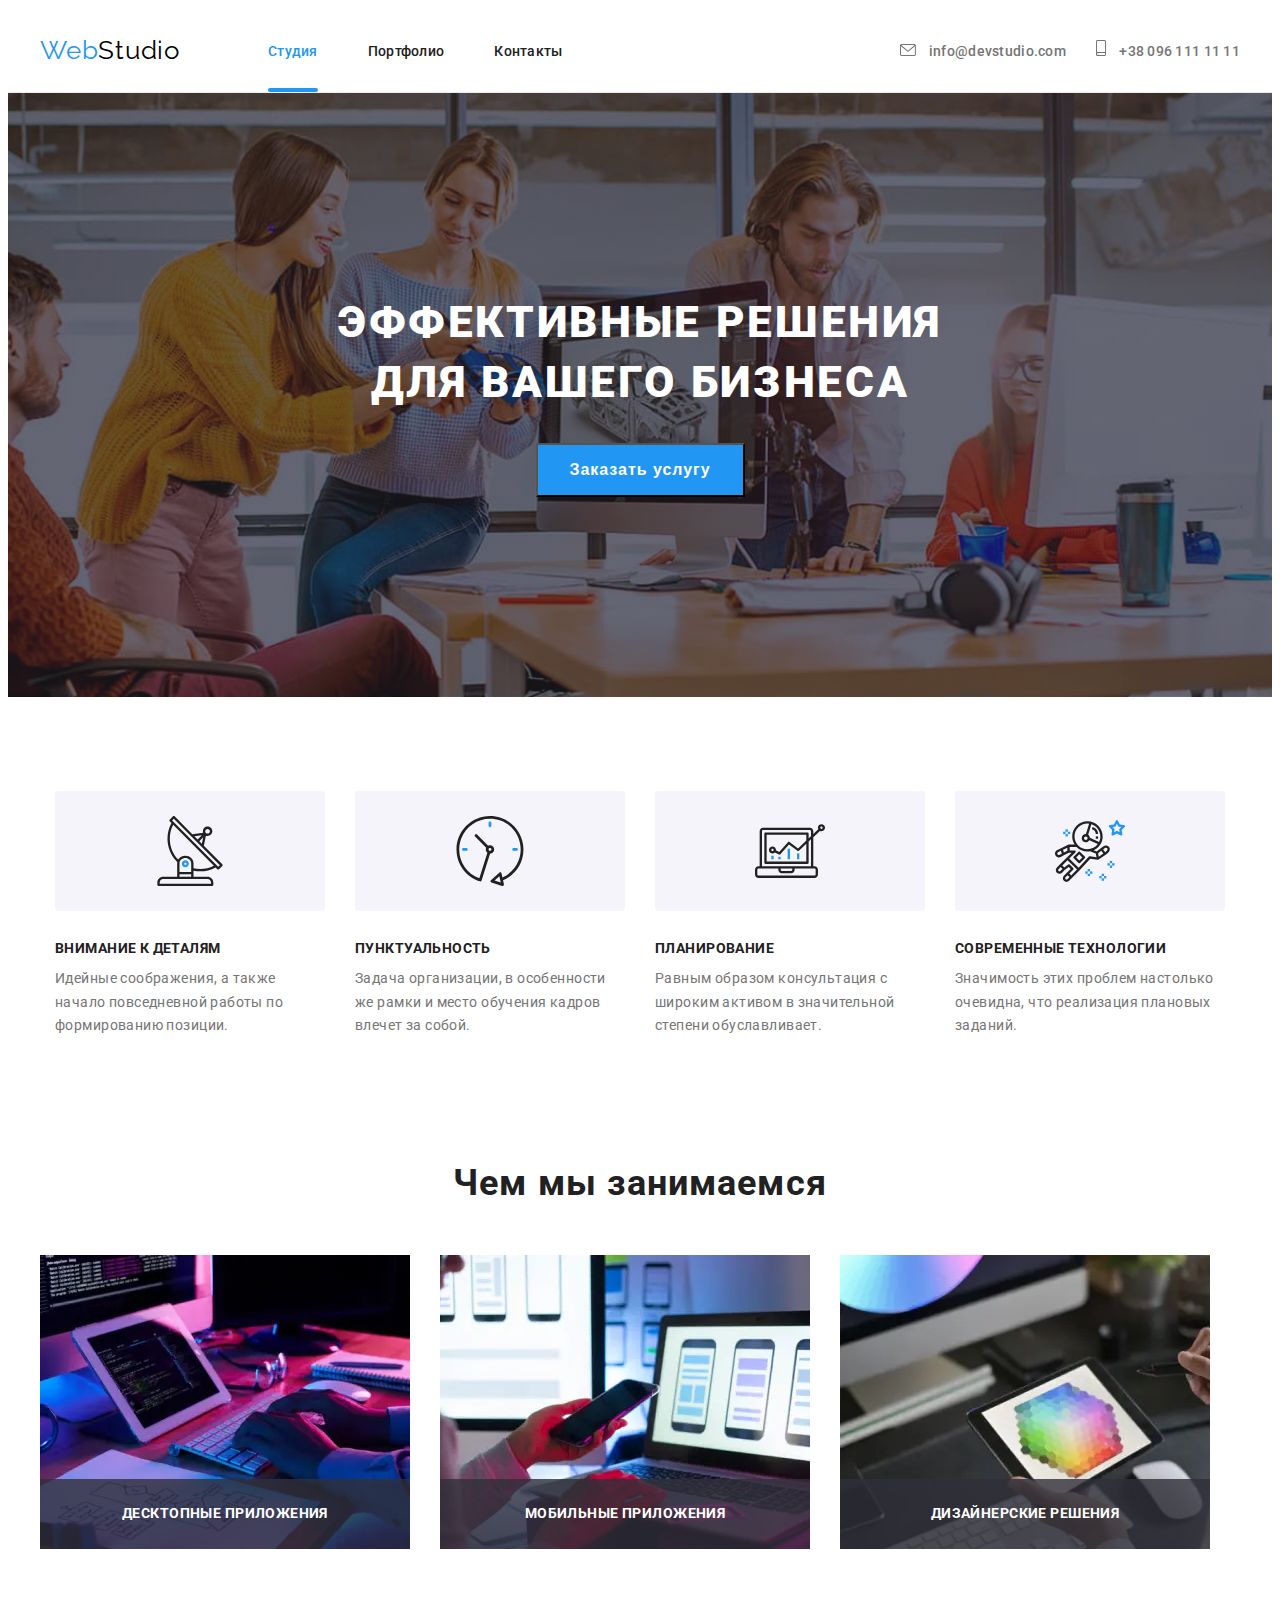
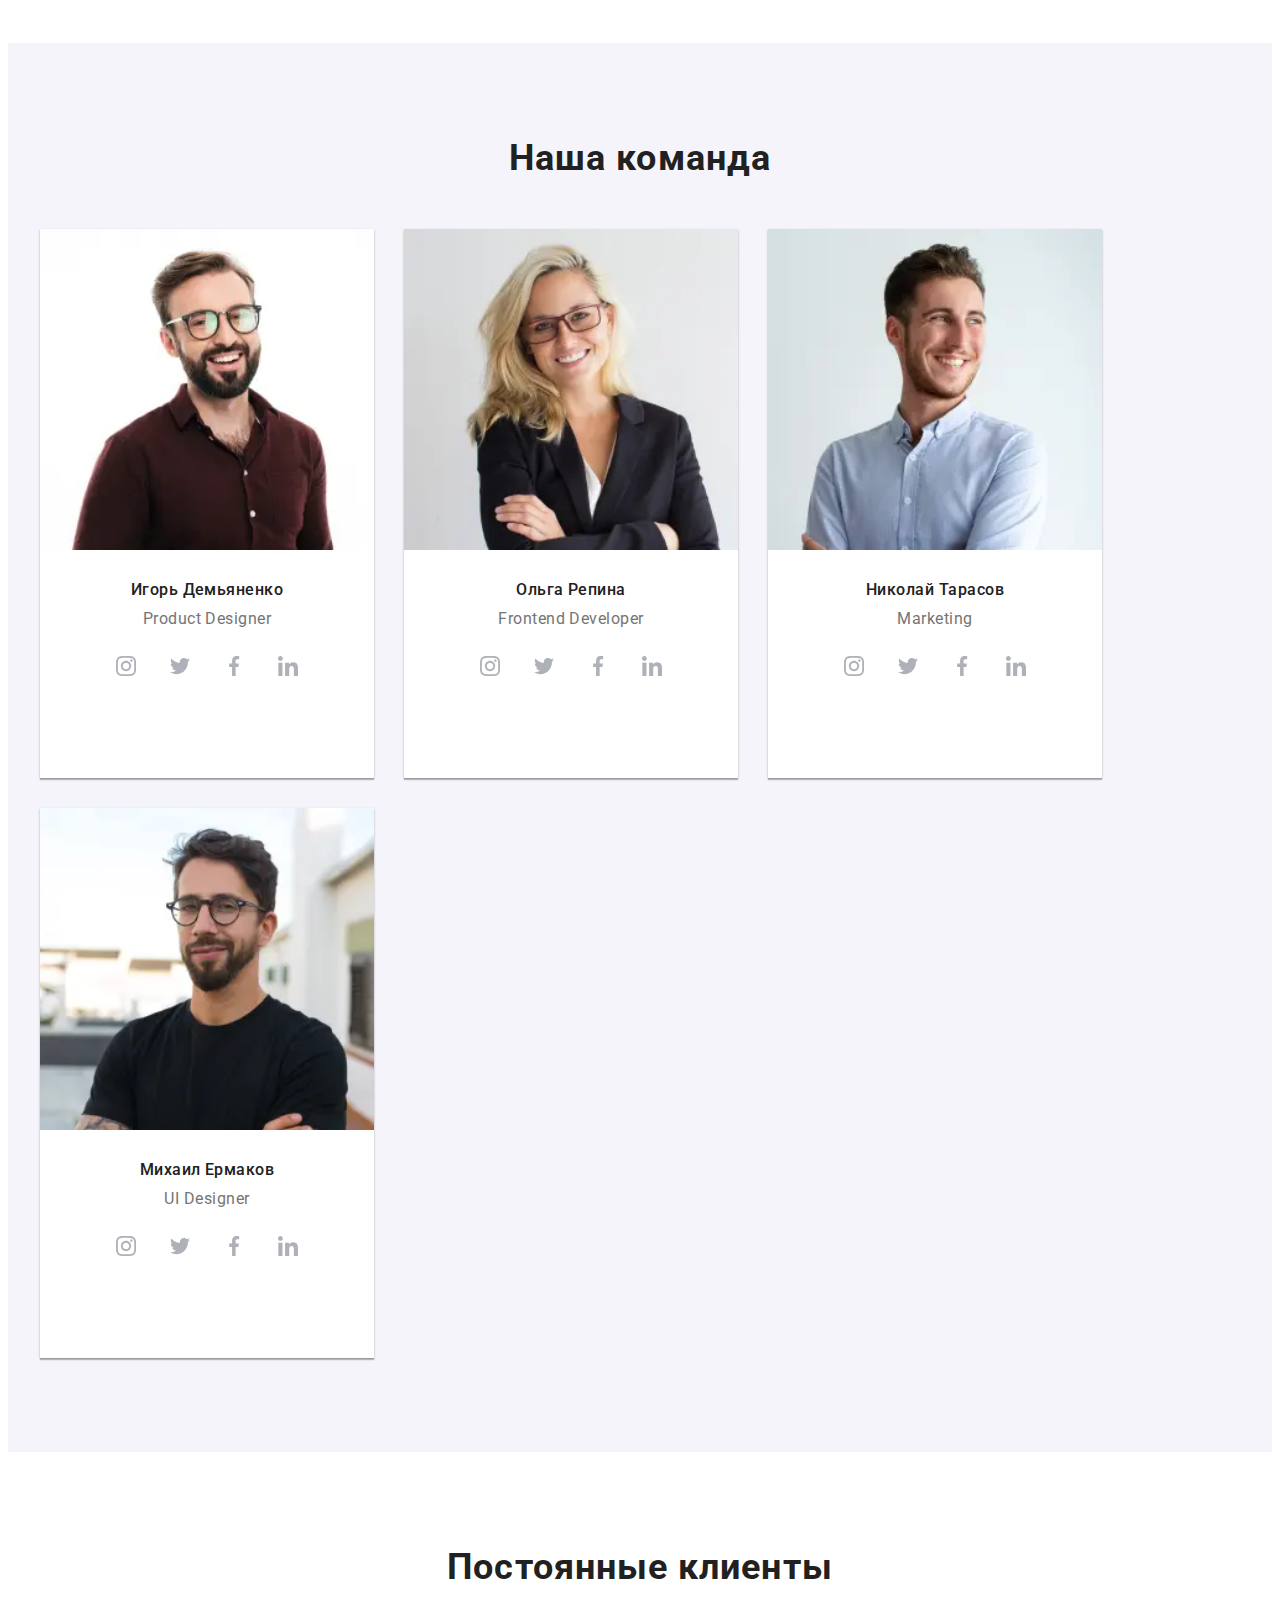
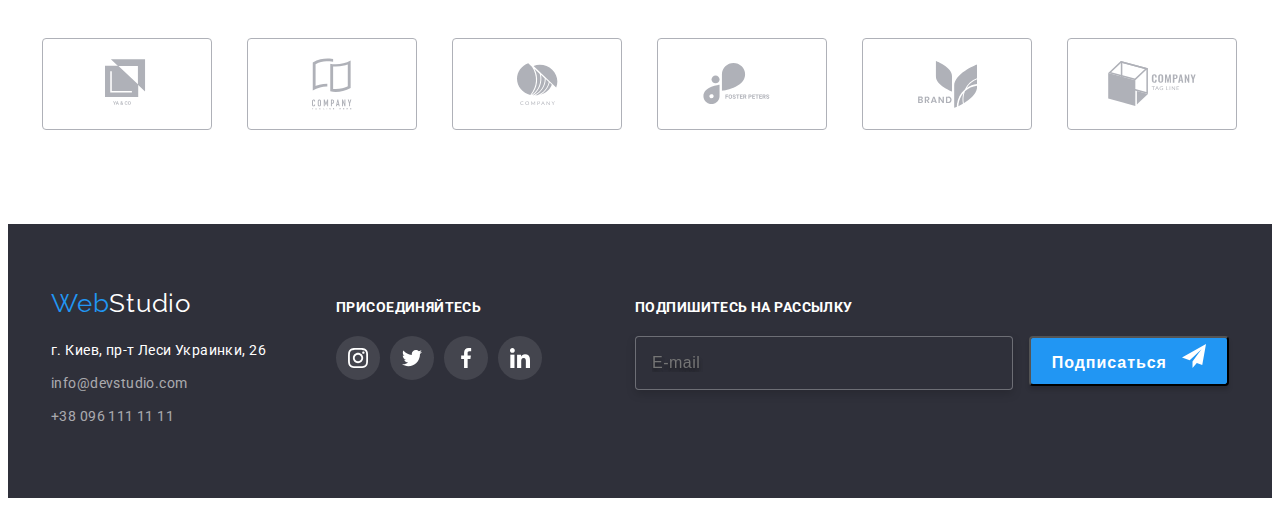
<file: index.html>
<!DOCTYPE html>
<html lang="ru">
  <head>
    <meta charset="UTF-8" />
    <meta name="viewport" content="width=device-width, initial-scale=1.0" />
    <title>Веб студия</title>
    <link rel="preconnect" href="https://fonts.gstatic.com" />
    <link
      href="https://fonts.googleapis.com/css2?family=Raleway:wght@700&family=Roboto:wght@400;500;700;900&display=swap"
      rel="stylesheet"
    />
    <link
      rel="stylesheet"
      href="https://cdnjs.cloudflare.com/ajax/libs/modern-normalize/1.0.0/modern-normalize.min.css"
      integrity="sha512-ISS7cAi1PEhQ8jnbJpJZMd29NlhNj4AWYyLOSp2CE/CsHxTCu+r+t0D2yoJudVrd0/8fTVPUVDzY5Tvli75u/g=="
      crossorigin="anonymous"
    />
    <link
      rel="stylesheet"
      href="https://cdnjs.cloudflare.com/ajax/libs/animate.css/4.1.1/animate.min.css"
    />
    <link rel="stylesheet" href="./css/main.min.css" />
  </head>

  <body>
    <header class="header">
      <div class="container">
        <nav class="nav">
          <a class="logo link" href="./index.html"
            >Web<span class="logo__theme-light">Studio</span></a
          >
          <ul class="list menu">
            <li class="menu__item">
              <a class="menu__link link current" href="">Студия</a>
            </li>
            <li class="menu__item">
              <a class="menu__link link" href="./portfolio.html"
                >Портфолио</a
              >
            </li>
            <li class="menu__item">
              <a class="menu__link link" href="">Контакты</a>
            </li>
          </ul>
        </nav>
        
        <ul class="list contact">
          <li class="contact__item">
            <a class="contact__link link" href="mailto:info@devstudio.com">
              <svg class="img-email" width="14" height="10">
                <use href="./images/icons.svg#envelope"></use>
              </svg>
              info@devstudio.com
            </a>
          </li>
          <li class="contact__item">
            <a class="contact__link link" href="tel:+380961111111"
              ><svg class="img-tel" width="10" height="14">
                <use href="./images/icons.svg#smartphone"></use>
              </svg>
              +38 096 111 11 11
            </a>
          </li>
        </ul>
        <button type="button" class="burger__btn" data-menu-button>
          <svg class="img-burger" width="24" height="16">
            <use href="./images/icons.svg#burger"></use>
          </svg>
        </button>
      </div>
      <div class="burger-menu" data-menu>
        <button type="button" class="burger-menu__btn" data-menu-close>
          <svg class="burger-menu__close" width="19" height="19">
            <use href="./images/icons.svg#burger-close"></use>
          </svg>
        </button>
        <ul class="burger-menu__list list">
          <li class="burger-menu__item">
            <a class="burger-menu__link link current" href="./index.html">Студия</a>
          </li>
          <li class="burger-menu__item">
            <a class="burger-menu__link link" href="./portfolio.html"
              >Портфолио</a
            >
          </li>
          <li class="burger-menu__item">
            <a class="burger-menu__link link" href="">Контакты</a>
          </li>
        </ul>
        <ul class="burger-menu__contact-list list">
          <li class="burger-menu__item">
            <a class="burger-menu__tel link" href="tel:+380961111111"
              > +38 096 111 11 11
            </a>
          </li>
          <li class="burger-menu__item">
            <a class="burger-menu__email link" href="mailto:info@devstudio.com">
              info@devstudio.com
            </a>
          </li>
        </ul>
        <ul class="burger-menu__social-list list">
          <li class="burger-menu__social-item">
            <a href="" class="burger-menu__social-link link">Instagram
            </a>
            <span class="pipe">|</span>
          </li>
          <li class="burger-menu__social-item">
            <a href="" class="burger-menu__social-link link">Twitter
            </a>
            <span class="pipe">|</span>
          </li>
          <li class="burger-menu__social-item">
            <a href="" class="burger-menu__social-link link">Facebook
            </a>
            <span class="pipe">|</span>
          </li>
          <li class="burger-menu__social-item">
            <a href="" class="burger-menu__social-link link">LinkedIn
            </a>
          </li>
        </ul>   
      </div>
    </header>

    <main>
      <!-- HERO -->
      <section class="hero">
        <div class="container">
          <h1 class="hero__title">Эффективные решения для вашего бизнеса</h1>
          <button type="button" class="btn" data-modal-open>
            Заказать услугу
          </button>
        </div>
      </section>

      <!-- Why Choose Us? -->
      <section class="feature">
        <div class="container">
          <h2 class="no-title visually-hidden">Почему выбирают нас</h2>
          <ul class="list feature__list">
            <li class="feature__item">
              <div class="feature__item-img">
                <svg class="img-antenna" width="70" height="70">
                  <use href="./images/icons.svg#antenna"></use>
                </svg>
              </div>

              <h3 class="feature__title">Внимание к деталям</h3>
              <p class="feature__desc">
                Идейные соображения, а также начало повседневной работы по
                формированию позиции.
              </p>
            </li>
            <li class="feature__item">
              <div class="feature__item-img">
                <svg class="img-clock" width="70" height="70">
                  <use href="./images/icons.svg#clock"></use>
                </svg>
              </div>

              <h3 class="feature__title">Пунктуальность</h3>
              <p class="feature__desc">
                Задача организации, в особенности же рамки и место обучения
                кадров влечет за собой.
              </p>
            </li>
            <li class="feature__item">
              <div class="feature__item-img">
                <svg class="img-diagram" width="70" height="70">
                  <use href="./images/icons.svg#diagram"></use>
                </svg>
              </div>

              <h3 class="feature__title">Планирование</h3>
              <p class="feature__desc">
                Равным образом консультация с широким активом в значительной
                степени обуславливает.
              </p>
            </li>
            <li class="feature__item">
              <div class="feature__item-img">
                <svg class="img-astronaut" width="70" height="70">
                  <use href="./images/icons.svg#astronaut"></use>
                </svg>
              </div>

              <h3 class="feature__title">Современные технологии</h3>
              <p class="feature__desc">
                Значимость этих проблем настолько очевидна, что реализация
                плановых заданий.
              </p>
            </li>
          </ul>
        </div>
      </section>

      <!-- Services -->
      <section class="service">
        <div class="container">
          <h2 class="title">Чем мы занимаемся</h2>
          <ul class="list service__list">
            <li class="service__item">
              <picture class="picture">
                <source srcset="./images/Desktop/Service/service1.webp 1x, ./images/Desktop/Service/service1@2x.webp 2x" type="image/webp">
              <img 
                src="./images/Desktop/Service/service1.jpeg"
                alt="Разработчик верстает сайт"
              />
            </picture>
              <p class="service__overlay">Десктопные приложения</p>
            </li>
            <li class="service__item">
              <picture class="picture">
                <source srcset="./images/Desktop/Service/service2.webp 1x, ./images/Desktop/Service/service2@2x.webp 2x" type="image/webp">
              <img
                src="./images/Desktop/Service/service2.jpeg"
                alt="Дизайнер создает макет"
              />
            </picture>
              <p class="service__overlay">Мобильные приложения</p>
            </li>
            <li class="service__item">
              <picture class="picture">
                <source srcset="./images/Desktop/Service/service3.webp 1x, ./images/Desktop/Service/service3@2x.webp 2x" type="image/webp">
              <img
                src="./images/Desktop/Service/service3.jpeg"
                alt="Дизайнер подбирает цвета"
              />
            </picture>
              <p class="service__overlay">Дизайнерские решения</p>
            </li>
          </ul>
        </div>
      </section>

      <!-- Team -->
      <section class="team">
        <div class="container">
          <h2 class="title">Наша команда</h2>
          <ul class="list team__list">
            <li class="team__item">
              <picture class="picture">
                <source srcset="./images/Desktop/Team/ihor.webp 1x, ./images/Desktop/Team/ihor@2x.webp 2x" media="(min-width: 1200px)" type="image/webp">
                <source srcset="./images/Desktop/Team/ihor.jpeg 1x, ./images/Desktop/Team/ihor@2x.jpeg 2x" media="(min-width: 1200px)">
                <source srcset="./images/Tablet/Team/ihor.webp 1x, ./images/Tablet/Team/ihor@2x.webp 2x" media="(min-width: 768px)" type="image/webp">
                <source srcset="./images/Tablet/Team/ihor.jpeg 1x, ./images/Tablet/Team/ihor@2x.jpeg 2x" media="(min-width: 768px)">
                <source srcset="./images/Mobile/Team/ihor.webp 1x, ./images/Mobile/Team/ihor@2x.webp 2x" media="(min-width: 480px)" type="image/webp">
                <source srcset="./images/Mobile/Team/ihor.jpeg 1x, ./images/Mobile/Team/ihor@2x.jpeg 2x" media="(min-width: 480px)">
              <img
                src="./images/Desktop/Team/ihor.jpeg"
                alt="Игорь Демьяненко"
              />
              </picture>
              <div class="team__card">
                <h3 class="team__title">Игорь Демьяненко</h3>
                <p lang="en" class="team__desc">Product Designer</p>
                <div class="social">
                  <ul class="social__list list">
                    <li class="social__item">
                      <a href="" class="social__link link">
                        <svg class="img-instagram" width="20" height="20">
                          <use href="./images/icons.svg#instagram"></use>
                        </svg>
                      </a>
                    </li>
                    <li class="social__item">
                      <a href="" class="social__link link">
                        <svg class="img-twitter" width="20" height="20">
                          <use href="./images/icons.svg#twitter"></use>
                        </svg>
                      </a>
                    </li>
                    <li class="social__item">
                      <a href="" class="social__link link">
                        <svg class="img-facebook" width="20" height="20">
                          <use href="./images/icons.svg#facebook"></use>
                        </svg>
                      </a>
                    </li>
                    <li class="social__item">
                      <a href="" class="social__link link">
                        <svg class="img-linkedin" width="20" height="20">
                          <use href="./images/icons.svg#linkedin"></use>
                        </svg>
                      </a>
                    </li>
                  </ul>
                </div>
              </div>
            </li>
            <li class="team__item">
              <picture class="picture">
                <source srcset="./images/Desktop/Team/olga.webp 1x, ./images/Desktop/Team/olga@2x.webp 2x" media="(min-width: 1200px)" type="image/webp">
                <source srcset="./images/Desktop/Team/olga.jpeg 1x, ./images/Desktop/Team/olga@2x.jpeg 2x" media="(min-width: 1200px)">
                <source srcset="./images/Tablet/Team/olga.webp 1x, ./images/Tablet/Team/olga@2x.webp 2x" media="(min-width: 768px)" type="image/webp">
                <source srcset="./images/Tablet/Team/olga.jpeg 1x, ./images/Tablet/Team/olga@2x.jpeg 2x" media="(min-width: 768px)">
                <source srcset="./images/Mobile/Team/olga.webp 1x, ./images/Mobile/Team/olga@2x.webp 2x" media="(min-width: 480px)" type="image/webp">
                <source srcset="./images/Mobile/Team/olga.jpeg 1x, ./images/Mobile/Team/olga@2x.jpeg 2x" media="(min-width: 480px)">
              <img
                src="./images/Desktop/Team/olga.jpeg"
                alt="Ольга Репина"
              />
            </picture>
              <div class="team__card">
                <h3 class="team__title">Ольга Репина</h3>
                <p lang="en" class="team__desc">Frontend Developer</p>
                <div class="social">
                  <ul class="social__list list">
                    <li class="social__item">
                      <a href="" class="social__link link">
                        <svg class="img-instagram" width="20" height="20">
                          <use href="./images/icons.svg#instagram"></use>
                        </svg>
                      </a>
                    </li>
                    <li class="social__item">
                      <a href="" class="social__link link">
                        <svg class="img-twitter" width="20" height="20">
                          <use href="./images/icons.svg#twitter"></use>
                        </svg>
                      </a>
                    </li>
                    <li class="social__item">
                      <a href="" class="social__link link">
                        <svg class="img-facebook" width="20" height="20">
                          <use href="./images/icons.svg#facebook"></use>
                        </svg>
                      </a>
                    </li>
                    <li class="social__item">
                      <a href="" class="social__link link">
                        <svg class="img-linkedin" width="20" height="20">
                          <use href="./images/icons.svg#linkedin"></use>
                        </svg>
                      </a>
                    </li>
                  </ul>
                </div>
              </div>
            </li>
            <li class="team__item">
              <picture class="picture">
                <source srcset="./images/Desktop/Team/nicolai.webp 1x, ./images/Desktop/Team/nicolai@2x.webp 2x" media="(min-width: 1200px)" type="image/webp">
                <source srcset="./images/Desktop/Team/nicolai.jpeg 1x, ./images/Desktop/Team/nicolai@2x.jpeg 2x" media="(min-width: 1200px)">
                <source srcset="./images/Tablet/Team/nicolai.webp 1x, ./images/Tablet/Team/nicolai@2x.webp 2x" media="(min-width: 768px)" type="image/webp">
                <source srcset="./images/Tablet/Team/nicolai.jpeg 1x, ./images/Tablet/Team/nicolai@2x.jpeg 2x" media="(min-width: 768px)">
                <source srcset="./images/Mobile/Team/nicolai.webp 1x, ./images/Mobile/Team/nicolai@2x.webp 2x" media="(min-width: 480px)" type="image/webp">
                <source srcset="./images/Mobile/Team/nicolai.jpeg 1x, ./images/Mobile/Team/nicolai@2x.jpeg 2x" media="(min-width: 480px)">
                <img
                src="./images/Desktop/Team/nicolai.jpeg"
                alt="Николай Тарасов"
              />
              </picture>
              <div class="team__card">
                <h3 class="team__title">Николай Тарасов</h3>
                <p lang="en" class="team__desc">Marketing</p>
                <div class="social">
                  <ul class="social__list list">
                    <li class="social__item">
                      <a href="" class="social__link link">
                        <svg class="img-instagram" width="20" height="20">
                          <use href="./images/icons.svg#instagram"></use>
                        </svg>
                      </a>
                    </li>
                    <li class="social__item">
                      <a href="" class="social__link link">
                        <svg class="img-twitter" width="20" height="20">
                          <use href="./images/icons.svg#twitter"></use>
                        </svg>
                      </a>
                    </li>
                    <li class="social__item">
                      <a href="" class="social__link link">
                        <svg class="img-facebook" width="20" height="20">
                          <use href="./images/icons.svg#facebook"></use>
                        </svg>
                      </a>
                    </li>
                    <li class="social__item">
                      <a href="" class="social__link link">
                        <svg class="img-linkedin" width="20" height="20">
                          <use href="./images/icons.svg#linkedin"></use>
                        </svg>
                      </a>
                    </li>
                  </ul>
                </div>
              </div>
            </li>
            <li class="team__item">
              <picture class="picture">
                <source srcset="./images/Desktop/Team/michael.webp 1x, ./images/Desktop/Team/michael@2x.webp 2x" media="(min-width: 1200px)" type="image/webp">
                <source srcset="./images/Desktop/Team/michael.jpeg 1x, ./images/Desktop/Team/michael@2x.jpeg 2x" media="(min-width: 1200px)">
                <source srcset="./images/Tablet/Team/michael.webp 1x, ./images/Tablet/Team/michael@2x.webp 2x" media="(min-width: 768px)" type="image/webp">
                <source srcset="./images/Tablet/Team/michael.jpeg 1x, ./images/Tablet/Team/michael@2x.jpeg 2x" media="(min-width: 768px)">
                <source srcset="./images/Mobile/Team/michael.webp 1x, ./images/Mobile/Team/michael@2x.webp 2x" media="(min-width: 480px)" type="image/webp">
                <source srcset="./images/Mobile/Team/michael.jpeg 1x, ./images/Mobile/Team/michael@2x.jpeg 2x" media="(min-width: 480px)">
              <img
                src="./images/Desktop/Team/michael.jpeg"
                alt="Михаил Ермаков"
              />
            </picture>
              <div class="team__card">
                <h3 class="team__title">Михаил Ермаков</h3>
                <p lang="en" class="team__desc">UI Designer</p>
                <div class="social">
                  <ul class="social__list list">
                    <li class="social__item">
                      <a href="" class="social__link link">
                        <svg class="img-instagram" width="20" height="20">
                          <use href="./images/icons.svg#instagram"></use>
                        </svg>
                      </a>
                    </li>
                    <li class="social__item">
                      <a href="" class="social__link link">
                        <svg class="img-twitter" width="20" height="20">
                          <use href="./images/icons.svg#twitter"></use>
                        </svg>
                      </a>
                    </li>
                    <li class="social__item">
                      <a href="" class="social__link link">
                        <svg class="img-facebook" width="20" height="20">
                          <use href="./images/icons.svg#facebook"></use>
                        </svg>
                      </a>
                    </li>
                    <li class="social__item">
                      <a href="" class="social__link link">
                        <svg class="img-linkedin" width="20" height="20">
                          <use href="./images/icons.svg#linkedin"></use>
                        </svg>
                      </a>
                    </li>
                  </ul>
                </div>
              </div>
            </li>
          </ul>
        </div>
      </section>
      
      <!-- Client -->
      <section class="client">
        <div class="container">
          <h2 class="title">Постоянные клиенты</h2>
          <ul class="list client__list">
            <li class="client__item">
              <a href="" class="client__logo link">
                <svg class="client__img" width="44.27" height="49.23">
                  <use href="./images/icons.svg#icon-logo-1"></use>
                </svg>
              </a>
            </li>
            <li class="client__item">
              <a href="" class="client__logo link">
                <svg class="client__img" width="40" height="52">
                  <use href="./images/icons.svg#icon-logo-2"></use>
                </svg>
              </a>
            </li>
            <li class="client__item">
              <a href="" class="client__logo link">
                <svg class="client__img" width="41" height="42.6">
                  <use href="./images/icons.svg#icon-logo-3"></use>
                </svg>
              </a>
            </li>
            <li class="client__item">
              <a href="" class="client__logo link">
                <svg class="client__img" width="79.66" height="42.02">
                  <use href="./images/icons.svg#icon-logo-4"></use>
                </svg>
              </a>
            </li>
            <li class="client__item">
              <a href="" class="client__logo link">
                <svg class="client__img" width="59" height="47">
                  <use href="./images/icons.svg#icon-logo-5"></use>
                </svg>
              </a>
            </li>
            <li class="client__item">
              <a href="" class="client__logo link">
                <svg class="client__img" width="88.48" height="45.44">
                  <use href="./images/icons.svg#icon-logo-6"></use>
                </svg>
              </a>
            </li>
          </ul>
        </div>
      </section>
    </main>

    <footer class="footer">
      <div class="container">
        <div class="footer__contact">
          <a class="logo link logo__link" href="./index.html"
            >Web<span class="logo__theme-dark">Studio</span></a
          >
          <address class="address">
            <ul class="list">
              <li class="address__item">
                <a
                  class="address__link-map link"
                  href="https://www.google.com/maps/d/embed?mid=10uSM3H-mIU3GznYo2szRIEphcz"
                  target="_blank"
                  rel="noreferrer noopener"
                  >г. Киев, пр-т Леси Украинки, 26
                </a>
              </li>
              <li class="address__item">
                <a
                  class="address__link contact-list-email link"
                  href="mailto:info@devstudio.com"
                  >info@devstudio.com</a
                >
              </li>
              <li class="address__item">
                <a class="address__link link" href="tel:+380961111111"
                  >+38 096 111 11 11</a
                >
              </li>
            </ul>
          </address>
        </div>
        <div class="footer__social social">
          <b class="join">присоединяйтесь</b>
          <ul class="social__list list">
            <li class="social__item">
              <a href="" class="social__link link">
                <svg class="img-instagram" width="20" height="20">
                  <use href="./images/icons.svg#instagram"></use>
                </svg>
              </a>
            </li>
            <li class="social__item">
              <a href="" class="social__link link">
                <svg class="img-twitter" width="20" height="20">
                  <use href="./images/icons.svg#twitter"></use>
                </svg>
              </a>
            </li>
            <li class="social__item">
              <a href="" class="social__link link">
                <svg class="img-facebook" width="20" height="20">
                  <use href="./images/icons.svg#facebook"></use>
                </svg>
              </a>
            </li>
            <li class="social__item">
              <a href="" class="social__link link">
                <svg class="img-linkedin" width="20" height="20">
                  <use
                    href="./images/icons.svg#linkedin
                  "
                  ></use>
                </svg>
              </a>
            </li>
          </ul>
        </div>
        <form action="#" class="">
          <div class="footer__form">
            <label for="send" class="footer__label join"
              >Подпишитесь на рассылку</label
            >
            <input
              type="email"
              name="user-email-send"
              class="footer__input"
              id="send"
              placeholder="E-mail"
            />
            <button type="submit" class="footer__btn">
              Подписаться
              <svg class="send" width="24" height="24">
                <use href="./images/icons.svg#send"></use>
              </svg>
            </button>
          </div>
        </form>
      </div>
    </footer>
    <div class="backdrop is-hidden" data-modal>
      <div class="modal">
        <button type="button" class="close__btn" data-modal-close>
          <svg class="close__icon" width="18" height="18">
            <use href="./images/icons.svg#icon-close"></use>
          </svg>
        </button>
        <form action="#" class="modal__form">
          <b class="modal__title"
            >Оставьте свои данные, мы вам перезвоним</b
          >
          <label for="name" class="modal__label">Имя</label>
          <span class="modal__field">
            <input
              type="text"
              name="user-name"
              class="modal__input"
              id="name"
            />
            <svg class="modal__icon" width="18" height="18">
              <use href="./images/icons.svg#person"></use>
            </svg>
          </span>
          <label for="tel" class="modal__label">Телефон</label>
          <span class="modal__field">
            <input
              type="tel"
              name="user-phone"
              class="modal__input"
              id="tel"
              pattern="[0-9]{3}-[0-9]{3}-[0-9]{2}-[0-9]{2}"
              title="096-111-11-11"
            />
            <svg class="modal__icon" width="18" height="18">
              <use href="./images/icons.svg#phone"></use>
            </svg>
          </span>
          <label for="email" class="modal__label">Почта</label>
          <span class="modal__field">
            <input
              type="email"
              name="user-email"
              class="modal__input"
              id="email"
            />
            <svg class="modal__icon" width="18" height="18">
              <use href="./images/icons.svg#email"></use>
            </svg>
          </span>
          <label for="comment" class="modal__label">Комментарий</label>
          <textarea
            name="user-comment"
            id="comment"
            cols="45"
            rows="12"
            class="modal__comment"
            placeholder="Введите текст"
          ></textarea>
          <input
            type="checkbox"
            name="user-term"
            class="modal__term-input visually-hidden"
            id="term"
          />
          <label for="term" class="modal__term-label"
            >Соглашаюсь с рассылкой и принимаю&nbsp;<a
              class="modal__term-link"
              href=""
              >Условия договора</a
            ></label
          >
          <button type="submit" class="modal__btn">Отправить</button>
        </form>
      </div>
    </div>
    <script src="./js/modal.js"></script>
    <script src="./js/mobile-menu.js"></script>
  </body>
</html>
</file>
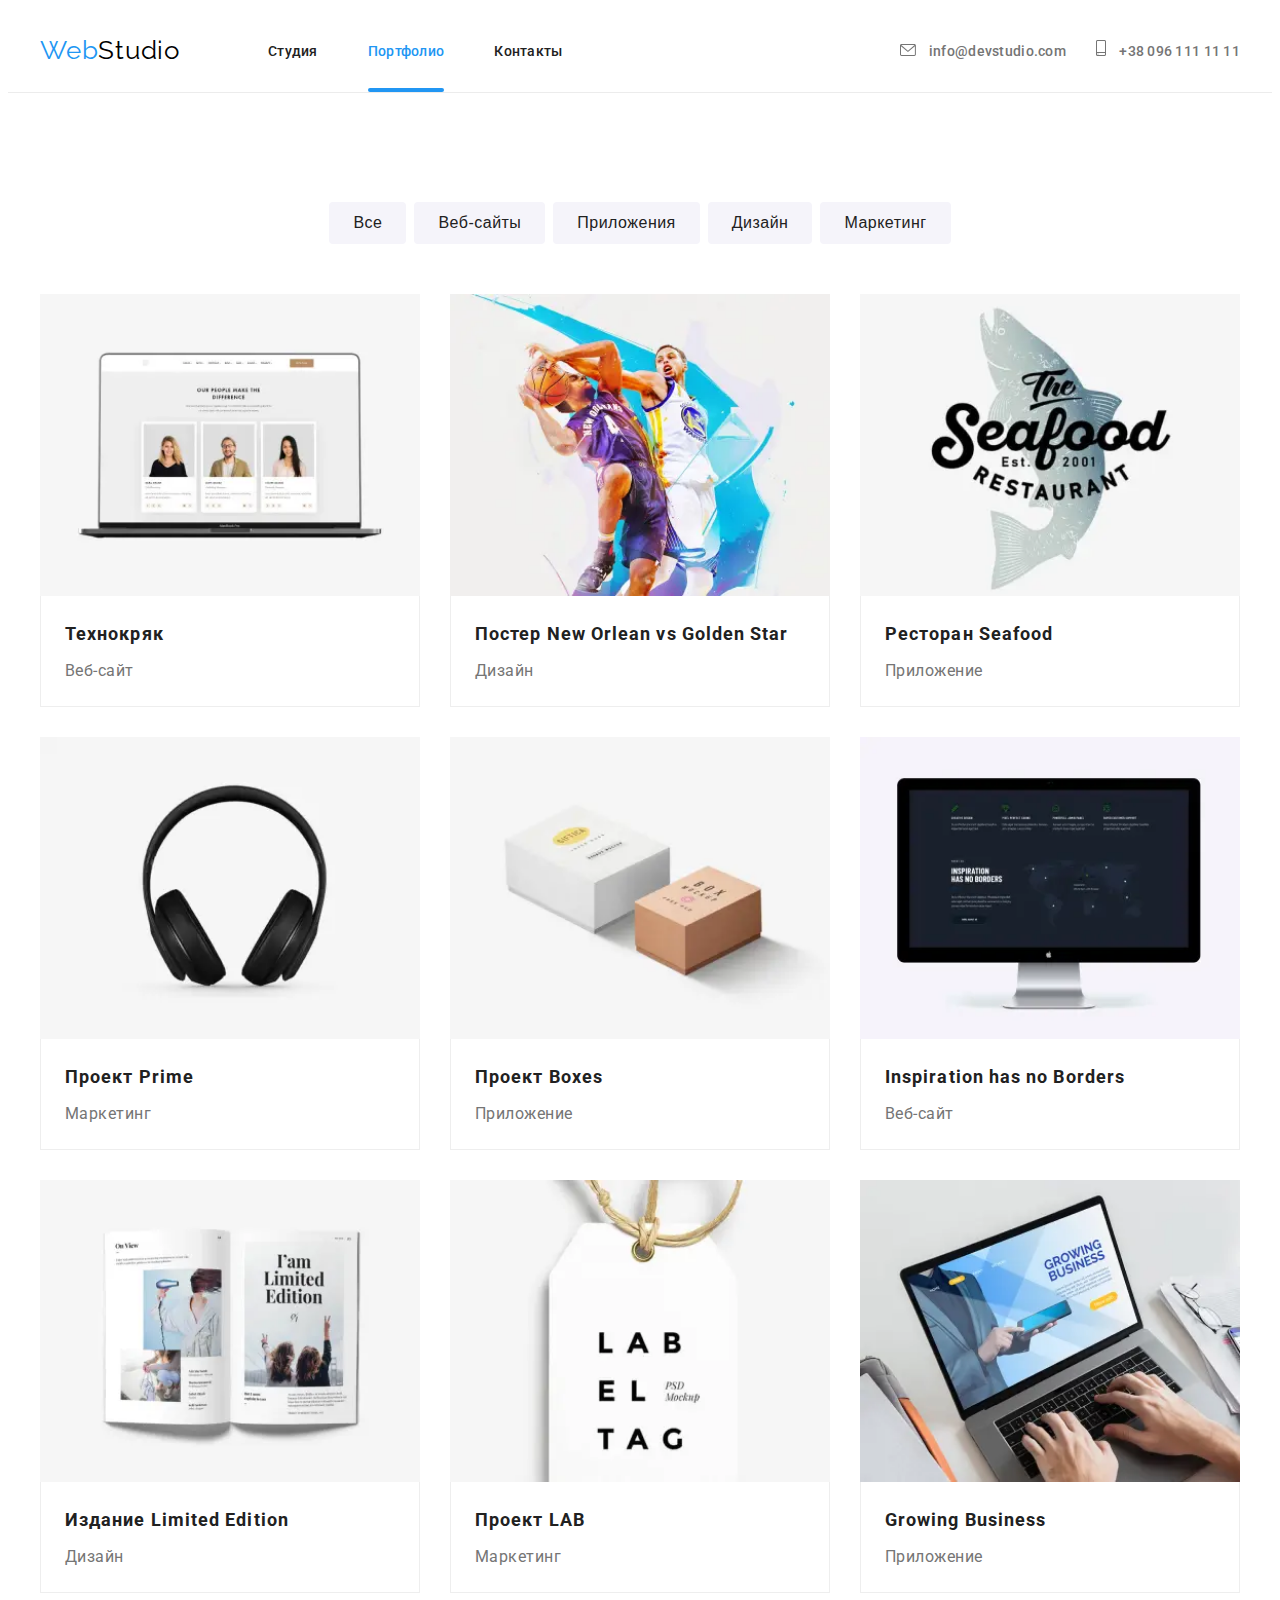
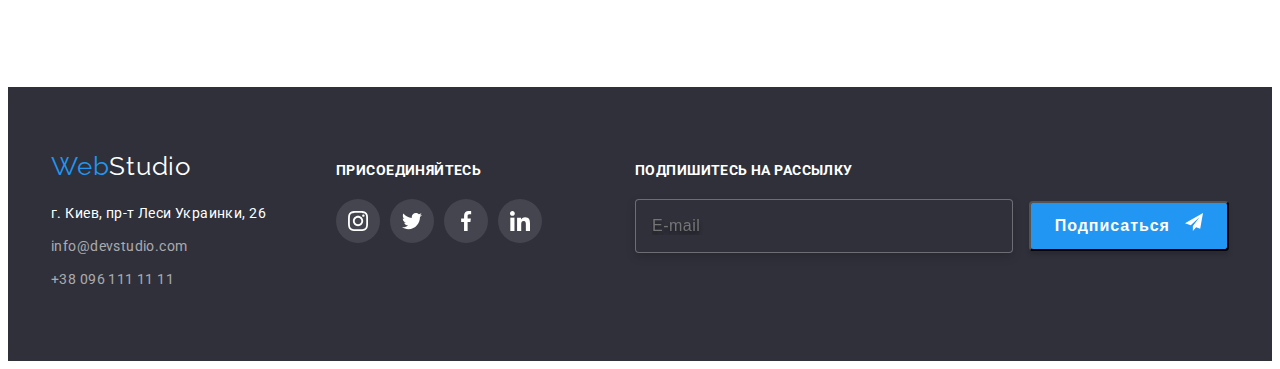
<file: portfolio.html>
<!DOCTYPE html>
<html lang="ru">
  <head>
    <meta charset="UTF-8" />
    <meta name="viewport" content="width=device-width, initial-scale=1.0" />
    <title>Портфолио</title>
    <link rel="preconnect" href="https://fonts.gstatic.com" />
    <link
      href="https://fonts.googleapis.com/css2?family=Raleway:wght@700&family=Roboto:wght@400;500;700;900&display=swap"
      rel="stylesheet"
    />
    <link
      rel="stylesheet"
      href="https://cdnjs.cloudflare.com/ajax/libs/modern-normalize/1.0.0/modern-normalize.min.css"
      integrity="sha512-ISS7cAi1PEhQ8jnbJpJZMd29NlhNj4AWYyLOSp2CE/CsHxTCu+r+t0D2yoJudVrd0/8fTVPUVDzY5Tvli75u/g=="
      crossorigin="anonymous"
    />
    <link rel="stylesheet" href="./css/main.min.css" />
  </head>

  <body>
    <header class="header">
      <div class="container">
        <nav class="nav">
          <a class="logo link" href="./index.html"
            >Web<span class="logo__theme-light">Studio</span></a
          >
          <ul class="list menu">
            <li class="menu__item">
              <a class="menu__link link" href="./index.html">Студия</a>
            </li>
            <li class="menu__item">
              <a class="menu__link link current" href="./portfolio.html"
                >Портфолио</a
              >
            </li>
            <li class="menu__item">
              <a class="menu__link link" href="">Контакты</a>
            </li>
          </ul>
        </nav>
        <ul class="list contact">
          <li class="contact__item">
            <a class="contact__link link" href="mailto:info@devstudio.com">
              <svg class="img-email" width="16" height="12">
                <use href="./images/icons.svg#envelope"></use>
              </svg>
              info@devstudio.com
            </a>
          </li>
          <li class="contact__item">
            <a class="contact__link link" href="tel:+380961111111"
              ><svg class="img-tel" width="10" height="16">
                <use href="./images/icons.svg#smartphone"></use>
              </svg>
              +38 096 111 11 11
            </a>
          </li>
        </ul>
        <button type="button" class="burger__btn" data-menu-button>
          <svg class="img-burger" width="24" height="16">
            <use href="./images/icons.svg#burger"></use>
          </svg>
        </button>
      </div>
      <div class="burger-menu" data-menu>
        <button type="button" class="burger-menu__btn" data-menu-close>
          <svg class="burger-menu__close" width="19" height="19">
            <use href="./images/icons.svg#burger-close"></use>
          </svg>
        </button>
        <ul class="burger-menu__list list">
          <li class="burger-menu__item">
            <a class="burger-menu__link link" href="./index.html">Студия</a>
          </li>
          <li class="burger-menu__item">
            <a class="burger-menu__link link current" href=""
              >Портфолио</a
            >
          </li>
          <li class="burger-menu__item">
            <a class="burger-menu__link link" href="">Контакты</a>
          </li>
        </ul>
        <ul class="burger-menu__contact-list list">
          <li class="burger-menu__item">
            <a class="burger-menu__tel link" href="tel:+380961111111"
              > +38 096 111 11 11
            </a>
          </li>
          <li class="burger-menu__item">
            <a class="burger-menu__email link" href="mailto:info@devstudio.com">
              info@devstudio.com
            </a>
          </li>
        </ul>
        <ul class="burger-menu__social-list list">
          <li class="burger-menu__social-item">
            <a href="" class="burger-menu__social-link link">Instagram
            </a>
            <span class="pipe">|</span>
          </li>
          <li class="burger-menu__social-item">
            <a href="" class="burger-menu__social-link link">Twitter
            </a>
            <span class="pipe">|</span>
          </li>
          <li class="burger-menu__social-item">
            <a href="" class="burger-menu__social-link link">Facebook
            </a>
            <span class="pipe">|</span>
          </li>
          <li class="burger-menu__social-item">
            <a href="" class="burger-menu__social-link link">LinkedIn
            </a>
          </li>
        </ul>   
      </div>
    </header>

    <main>
      <section>
        <div class="container">
          <!-- FILTER -->
          <h1 class="no-title visually-hidden">Фильтр</h1>
          <ul class="list filter__list">
            <li class="filter__item">
              <button type="button" class="filter__btn">Все</button>
            </li>
            <li class="filter__item">
              <button type="button" class="filter__btn">Веб-сайты</button>
            </li>
            <li class="filter__item">
              <button type="button" class="filter__btn">Приложения</button>
            </li>
            <li class="filter__item">
              <button type="button" class="filter__btn">Дизайн</button>
            </li>
            <li class="filter__item">
              <button type="button" class="filter__btn">Маркетинг</button>
            </li>
          </ul>

          <!-- PROJECTS -->
          <h2 class="no-title visually-hidden">Проекты</h2>
          <ul class="list card__list">
            <li class="card__item">
              <a class="card__link link" href="">
                <div class="card__wrapper">
                  <picture class="picture">
                    <source srcset="./images/Desktop/Project/project1.webp 1x, ./images/Desktop/Project/project1@2x.webp 2x" media="(min-width: 1200px)" type="image/webp">
                    <source srcset="./images/Desktop/Project/project1.jpeg 1x, ./images/Desktop/Project/project1@2x.jpeg 2x" media="(min-width: 1200px)">
                    <source srcset="./images/Tablet/Project/project1.webp 1x, ./images/Tablet/Project/project1@2x.webp 2x" media="(min-width: 768px)" type="image/webp">
                    <source srcset="./images/Tablet/Project/project1.jpeg 1x, ./images/Tablet/Project/project1@2x.jpeg 2x" media="(min-width: 768px)">
                    <source srcset="./images/Mobile/Project/project1.webp 1x, ./images/Mobile/Project/project1@2x.webp 2x" media="(min-width: 480px)" type="image/webp">
                    <source srcset="./images/Mobile/Project/project1.jpeg 1x, ./images/Mobile/Project/project1@2x.jpeg 2x" media="(min-width: 480px)">
                  <img
                    src="./images/Desktop/Project/project1.jpeg"
                    alt="открыт сайт на мониторе ноутбука"
                  />
                </picture>
                  <p class="overlay">
                    Технокряк это современная площадка распространения коронавируса. Компании используют эту платформу для цифрового шпионажа и атак на защищённые сервера конкурентов.
                  </p>
                </div>
                <div class="card__desc">
                  <h3 class="project__title">Технокряк</h3>
                  <p class="project__desc">Веб-сайт</p>
                </div>
              </a>
            </li>

            <li class="card__item">
              <a class="card__link link" href="">
                <div class="card__wrapper">
                  <picture class="picture">
                    <source srcset="./images/Desktop/Project/project2.webp 1x, ./images/Desktop/Project/project2@2x.webp 2x" media="(min-width: 1200px)" type="image/webp">
                    <source srcset="./images/Desktop/Project/project2.jpeg 1x, ./images/Desktop/Project/project2@2x.jpeg 2x" media="(min-width: 1200px)">
                    <source srcset="./images/Tablet/Project/project2.webp 1x, ./images/Tablet/Project/project2@2x.webp 2x" media="(min-width: 768px)" type="image/webp">
                    <source srcset="./images/Tablet/Project/project2.jpeg 1x, ./images/Tablet/Project/project2@2x.jpeg 2x" media="(min-width: 768px)">
                    <source srcset="./images/Mobile/Project/project2.webp 1x, ./images/Mobile/Project/project2@2x.webp 2x" media="(min-width: 480px)" type="image/webp">
                    <source srcset="./images/Mobile/Project/project2.jpeg 1x, ./images/Mobile/Project/project2@2x.jpeg 2x" media="(min-width: 480px)">
                  <img
                    src="./images/Desktop/Project/project2.jpeg"
                    alt="баскетболисты играют"
                  />
                </picture>
                  <p class="overlay">
                    Технокряк это современная площадка распространения коронавируса. Компании используют эту платформу для цифрового шпионажа и атак на защищённые сервера конкурентов.
                  </p>
                </div>
                <div class="card__desc">
                  <h3 class="project__title">
                    Постер New Orlean vs Golden Star
                  </h3>
                  <p class="project__desc">Дизайн</p>
                </div>
              </a>
            </li>

            <li class="card__item">
              <a class="card__link link" href="">
                <div class="card__wrapper">
                  <picture class="picture">
                    <source srcset="./images/Desktop/Project/project3.webp 1x, ./images/Desktop/Project/project3@2x.webp 2x" media="(min-width: 1200px)" type="image/webp">
                    <source srcset="./images/Desktop/Project/project3.jpeg 1x, ./images/Desktop/Project/project3@2x.jpeg 2x" media="(min-width: 1200px)">
                    <source srcset="./images/Tablet/Project/project3.webp 1x, ./images/Tablet/Project/project3@2x.webp 2x" media="(min-width: 768px)" type="image/webp">
                    <source srcset="./images/Tablet/Project/project3.jpeg 1x, ./images/Tablet/Project/project3@2x.jpeg 2x" media="(min-width: 768px)">
                    <source srcset="./images/Mobile/Project/project3.webp 1x, ./images/Mobile/Project/project3@2x.webp 2x" media="(min-width: 480px)" type="image/webp">
                    <source srcset="./images/Mobile/Project/project3.jpeg 1x, ./images/Mobile/Project/project3@2x.jpeg 2x" media="(min-width: 480px)">
                  <img
                    src="./images/Desktop/Project/project3.jpeg"
                    alt="логотип ресторана"
                  />
                </picture>
                  <p class="overlay">
                    Технокряк это современная площадка распространения коронавируса. Компании используют эту платформу для цифрового шпионажа и атак на защищённые сервера конкурентов.
                  </p>
                </div>
                <div class="card__desc">
                  <h3 class="project__title">Ресторан Seafood</h3>
                  <p class="project__desc">Приложение</p>
                </div>
              </a>
            </li>

            <li class="card__item">
              <a class="card__link link" href="">
                <div class="card__wrapper">
                  <picture class="picture">
                    <source srcset="./images/Desktop/Project/project4.webp 1x, ./images/Desktop/Project/project4@2x.webp 2x" media="(min-width: 1200px)" type="image/webp">
                    <source srcset="./images/Desktop/Project/project4.jpeg 1x, ./images/Desktop/Project/project4@2x.jpeg 2x" media="(min-width: 1200px)">
                    <source srcset="./images/Tablet/Project/project4.webp 1x, ./images/Tablet/Project/project4@2x.webp 2x" media="(min-width: 768px)" type="image/webp">
                    <source srcset="./images/Tablet/Project/project4.jpeg 1x, ./images/Tablet/Project/project4@2x.jpeg 2x" media="(min-width: 768px)">
                    <source srcset="./images/Mobile/Project/project4.webp 1x, ./images/Mobile/Project/project4@2x.webp 2x" media="(min-width: 480px)" type="image/webp">
                    <source srcset="./images/Mobile/Project/project4.jpeg 1x, ./images/Mobile/Project/project4@2x.jpeg 2x" media="(min-width: 480px)">
                  <img
                    src="./images/Desktop/Project/project4.jpeg"
                    alt="наушники"
                  />
                </picture>
                  <p class="overlay">
                    Технокряк это современная площадка распространения коронавируса. Компании используют эту платформу для цифрового шпионажа и атак на защищённые сервера конкурентов.
                  </p>
                </div>
                <div class="card__desc">
                  <h3 class="project__title">Проект Prime</h3>
                  <p class="project__desc">Маркетинг</p>
                </div>
              </a>
            </li>

            <li class="card__item">
              <a class="card__link link" href="">
                <div class="card__wrapper">
                  <picture class="picture">
                    <source srcset="./images/Desktop/Project/project5.webp 1x, ./images/Desktop/Project/project5@2x.webp 2x" media="(min-width: 1200px)" type="image/webp">
                    <source srcset="./images/Desktop/Project/project5.jpeg 1x, ./images/Desktop/Project/project5@2x.jpeg 2x" media="(min-width: 1200px)">
                    <source srcset="./images/Tablet/Project/project5.webp 1x, ./images/Tablet/Project/project5@2x.webp 2x" media="(min-width: 768px)" type="image/webp">
                    <source srcset="./images/Tablet/Project/project5.jpeg 1x, ./images/Tablet/Project/project5@2x.jpeg 2x" media="(min-width: 768px)">
                    <source srcset="./images/Mobile/Project/project5.webp 1x, ./images/Mobile/Project/project5@2x.webp 2x" media="(min-width: 480px)" type="image/webp">
                    <source srcset="./images/Mobile/Project/project5.jpeg 1x, ./images/Mobile/Project/project5@2x.jpeg 2x" media="(min-width: 480px)">
                  <img
                    src="./images/Desktop/Project/project5.jpeg"
                    alt="белый и бежевый боксы"
                  />
                </picture>
                  <p class="overlay">
                    Технокряк это современная площадка распространения коронавируса. Компании используют эту платформу для цифрового шпионажа и атак на защищённые сервера конкурентов.
                  </p>
                </div>
                <div class="card__desc">
                  <h3 class="project__title">Проект Boxes</h3>
                  <p class="project__desc">Приложение</p>
                </div>
              </a>
            </li>

            <li class="card__item">
              <a class="card__link link" href="">
                <div class="card__wrapper">
                  <picture class="picture">
                    <source srcset="./images/Desktop/Project/project6.webp 1x, ./images/Desktop/Project/project6@2x.webp 2x" media="(min-width: 1200px)" type="image/webp">
                    <source srcset="./images/Desktop/Project/project6.jpeg 1x, ./images/Desktop/Project/project6@2x.jpeg 2x" media="(min-width: 1200px)">
                    <source srcset="./images/Tablet/Project/project6.webp 1x, ./images/Tablet/Project/project6@2x.webp 2x" media="(min-width: 768px)" type="image/webp">
                    <source srcset="./images/Tablet/Project/project6.jpeg 1x, ./images/Tablet/Project/project6@2x.jpeg 2x" media="(min-width: 768px)">
                    <source srcset="./images/Mobile/Project/project6.webp 1x, ./images/Mobile/Project/project6@2x.webp 2x" media="(min-width: 480px)" type="image/webp">
                    <source srcset="./images/Mobile/Project/project6.jpeg 1x, ./images/Mobile/Project/project6@2x.jpeg 2x" media="(min-width: 480px)">
                  <img
                    src="./images/Desktop/Project/project6.jpeg"
                    alt="монитор компьютера"
                  />
                </picture>
                  <p class="overlay">
                    Технокряк это современная площадка распространения коронавируса. Компании используют эту платформу для цифрового шпионажа и атак на защищённые сервера конкурентов.
                  </p>
                </div>
                <div class="card__desc">
                  <h3 class="project__title">Inspiration has no Borders</h3>
                  <p class="project__desc">Веб-сайт</p>
                </div>
              </a>
            </li>

            <li class="card__item">
              <a class="card__link link" href="">
                <div class="card__wrapper">
                  <picture class="picture">
                    <source srcset="./images/Desktop/Project/project7.webp 1x, ./images/Desktop/Project/project7@2x.webp 2x" media="(min-width: 1200px)" type="image/webp">
                    <source srcset="./images/Desktop/Project/project7.jpeg 1x, ./images/Desktop/Project/project7@2x.jpeg 2x" media="(min-width: 1200px)">
                    <source srcset="./images/Tablet/Project/project7.webp 1x, ./images/Tablet/Project/project7@2x.webp 2x" media="(min-width: 768px)" type="image/webp">
                    <source srcset="./images/Tablet/Project/project7.jpeg 1x, ./images/Tablet/Project/project7@2x.jpeg 2x" media="(min-width: 768px)">
                    <source srcset="./images/Mobile/Project/project7.webp 1x, ./images/Mobile/Project/project7@2x.webp 2x" media="(min-width: 480px)" type="image/webp">
                    <source srcset="./images/Mobile/Project/project7.jpeg 1x, ./images/Mobile/Project/project7@2x.jpeg 2x" media="(min-width: 480px)">
                  <img
                    src="./images/Desktop/Project/project7.jpeg"
                    alt="открыт журнал"
                  />
                </picture>
                  <p class="overlay">
                    Технокряк это современная площадка распространения коронавируса. Компании используют эту платформу для цифрового шпионажа и атак на защищённые сервера конкурентов.
                  </p>
                </div>
                <div class="card__desc">
                  <h3 class="project__title">Издание Limited Edition</h3>
                  <p class="project__desc">Дизайн</p>
                </div>
              </a>
            </li>

            <li class="card__item">
              <a class="card__link link" href="">
                <div class="card__wrapper">
                  <picture class="picture">
                    <source srcset="./images/Desktop/Project/project8.webp 1x, ./images/Desktop/Project/project8@2x.webp 2x" media="(min-width: 1200px)" type="image/webp">
                    <source srcset="./images/Desktop/Project/project8.jpeg 1x, ./images/Desktop/Project/project8@2x.jpeg 2x" media="(min-width: 1200px)">
                    <source srcset="./images/Tablet/Project/project8.webp 1x, ./images/Tablet/Project/project8@2x.webp 2x" media="(min-width: 768px)" type="image/webp">
                    <source srcset="./images/Tablet/Project/project8.jpeg 1x, ./images/Tablet/Project/project8@2x.jpeg 2x" media="(min-width: 768px)">
                    <source srcset="./images/Mobile/Project/project8.webp 1x, ./images/Mobile/Project/project8@2x.webp 2x" media="(min-width: 480px)" type="image/webp">
                    <source srcset="./images/Mobile/Project/project8.jpeg 1x, ./images/Mobile/Project/project8@2x.jpeg 2x" media="(min-width: 480px)">
                  <img
                    src="./images/Desktop/Project/project8.jpeg"
                    alt="бирка"
                  />
                </picture>
                  <p class="overlay">
                    Технокряк это современная площадка распространения коронавируса. Компании используют эту платформу для цифрового шпионажа и атак на защищённые сервера конкурентов.
                  </p>
                </div>
                <div class="card__desc">
                  <h3 class="project__title">Проект LAB</h3>
                  <p class="project__desc">Маркетинг</p>
                </div>
              </a>
            </li>

            <li class="card__item">
              <a class="card__link link" href="">
                <div class="card__wrapper">
                  <picture class="picture">
                    <source srcset="./images/Desktop/Project/project9.webp 1x, ./images/Desktop/Project/project9@2x.webp 2x" media="(min-width: 1200px)" type="image/webp">
                    <source srcset="./images/Desktop/Project/project9.jpeg 1x, ./images/Desktop/Project/project9@2x.jpeg 2x" media="(min-width: 1200px)">
                    <source srcset="./images/Tablet/Project/project9.webp 1x, ./images/Tablet/Project/project9@2x.webp 2x" media="(min-width: 768px)" type="image/webp">
                    <source srcset="./images/Tablet/Project/project9.jpeg 1x, ./images/Tablet/Project/project9@2x.jpeg 2x" media="(min-width: 768px)">
                    <source srcset="./images/Mobile/Project/project9.webp 1x, ./images/Mobile/Project/project9@2x.webp 2x" media="(min-width: 480px)" type="image/webp">
                    <source srcset="./images/Mobile/Project/project9.jpeg 1x, ./images/Mobile/Project/project9@2x.jpeg 2x" media="(min-width: 480px)">
                  <img
                    src="./images/Desktop/Project/project9.jpeg"
                    alt="мужчина работает за ноутбуком"
                  />
                </picture>
                  <p class="overlay">
                    Технокряк это современная площадка распространения коронавируса. Компании используют эту платформу для цифрового шпионажа и атак на защищённые сервера конкурентов.
                  </p>
                </div>
                <div class="card__desc">
                  <h3 class="project__title">Growing Business</h3>
                  <p class="project__desc">Приложение</p>
                </div>
              </a>
            </li>
          </ul>
        </div>
      </section>
    </main>

    <footer class="footer">
      <div class="container">
        <div class="footer_contact">
          <a class="logo link logo__link" href="./index.html"
            >Web<span class="logo__theme-dark">Studio</span></a
          >
          <address class="address">
            <ul class="list">
              <li class="address__item">
                <a
                  class="address__link-map link"
                  href="https://www.google.com/maps/d/embed?mid=10uSM3H-mIU3GznYo2szRIEphcz"
                  target="_blank"
                  rel="noreferrer noopener"
                  >г. Киев, пр-т Леси Украинки, 26
                </a>
              </li>
              <li class="address__item">
                <a
                  class="address__link contact-list-email link"
                  href="mailto:info@devstudio.com"
                  >info@devstudio.com</a
                >
              </li>
              <li class="address__item">
                <a class="address__link link" href="tel:+380961111111"
                  >+38 096 111 11 11</a
                >
              </li>
            </ul>
          </address>
        </div>
        <div class="footer__social social">
          <b class="join">присоединяйтесь</b>
          <ul class="social__list list">
            <li class="social__item">
              <a href="" class="social__link link">
                <svg class="img-instagram" width="20" height="20">
                  <use href="./images/icons.svg#instagram"></use>
                </svg>
              </a>
            </li>
            <li class="social__item">
              <a href="" class="social__link link">
                <svg class="img-twitter" width="20" height="20">
                  <use href="./images/icons.svg#twitter"></use>
                </svg>
              </a>
            </li>
            <li class="social__item">
              <a href="" class="social__link link">
                <svg class="img-facebook" width="20" height="20">
                  <use href="./images/icons.svg#facebook"></use>
                </svg>
              </a>
            </li>
            <li class="social__item">
              <a href="" class="social__link link">
                <svg class="img-linkedin" width="20" height="20">
                  <use
                    href="./images/icons.svg#linkedin
                  "
                  ></use>
                </svg>
              </a>
            </li>
          </ul>
        </div>
        <form action="#" class="">
          <div class="footer__form">
            <label for="send" class="footer__label join"
              >Подпишитесь на рассылку</label
            >
            <input
              type="email"
              name="user-email-send"
              class="footer__input"
              id="send"
              placeholder="E-mail"
            />
            <button type="submit" class="footer__btn">
              Подписаться
              <svg class="send" width="18" height="18">
                <use href="./images/icons.svg#send"></use>
              </svg>
            </button>
          </div>
        </form></div>
    </footer>
    <script src="./js/modal.js"></script>
    <script src="./js/mobile-menu.js"></script>
  </body>
</html>
</file>
<file: css/main.min.css>
.visually-hidden{position:absolute !important;clip:rect(1px 1px 1px 1px);clip:rect(1px, 1px, 1px, 1px);padding:0 !important;border:0 !important;height:1px !important;width:1px !important;overflow:hidden}body{font-family:"Roboto",sans-serif}h1,h2,h3,h4,h5,h6,p{margin:0}ul,ol{margin:0;padding:0}img,picture{display:block;min-width:100%}.link{text-decoration:none}.list{list-style:none}.address{font-style:normal}.container{padding-left:15px;padding-right:15px;min-width:480px;margin:0 auto}.header .container{display:flex;align-items:center;justify-content:space-between;width:100%;max-width:1200px}.hero .container{text-align:center}@media screen and (min-width: 768px){.container{width:768px}.footer .container{display:flex;flex-wrap:wrap;justify-content:center}}@media screen and (min-width: 1200px){.container{width:1200px}.footer .container{align-items:baseline}}.btn{min-width:200px;padding:10px 32px;font-weight:700;font-size:16px;line-height:1.875;letter-spacing:0.06em;background-color:#2196f3;color:#fff}.modal__btn{outline:none;display:flex;align-self:center;align-items:center;justify-content:center;width:200px;height:50px;background-color:#2196f3;color:#fff;cursor:pointer;font-weight:700;font-size:16px;line-height:1.875;letter-spacing:0.06em;border-radius:4px;transition:border-color 250ms cubic-bezier(0.4, 0, 0.2, 1),box-shadow 250ms cubic-bezier(0.4, 0, 0.2, 1)}.modal__btn:focus{border-color:#2196f3;box-shadow:0px 4px 4px rgba(0,0,0,0.15)}.social{margin-top:16px}.social__list{display:flex;justify-content:center}.social__item{display:flex;align-items:center}.social__item:not(:last-child){margin-right:10px}.social__link{display:flex;align-items:center;justify-content:center;width:44px;height:44px;border-radius:50%;fill:#afb1b8;background:rgba(255,255,255,0.1);transition:background-color 250ms cubic-bezier(0.4, 0, 0.2, 1)}.social__link:hover,.social__link:focus{background-color:#2196f3}.footer__social .social__link{fill:#fff}.img-instagram{transition:fill 250ms cubic-bezier(0.4, 0, 0.2, 1)}.social__link:hover .img-instagram,.social__link:focus .img-instagram{fill:#fff}.img-twitter{transition:fill 250ms cubic-bezier(0.4, 0, 0.2, 1)}.social__link:hover .img-twitter,.social__link:focus .img-twitter{fill:#fff}.img-facebook{transition:fill 250ms cubic-bezier(0.4, 0, 0.2, 1)}.social__link:hover .img-facebook,.social__link:focus .img-facebook{fill:#fff}.img-linkedin{transition:fill 250ms cubic-bezier(0.4, 0, 0.2, 1)}.social__link:hover .img-linkedin,.social__link:focus .img-linkedin{fill:#fff}.title{margin-bottom:30px;font-weight:700;font-size:28px;line-height:1.18;text-align:center;letter-spacing:0.03em;color:#212121}@media screen and (min-width: 1200px){.title{font-size:36px;line-height:1.17;margin-bottom:50px}}.no-title{display:none}.logo{font-family:"Raleway",sans-serif;font-size:24px;line-height:1.17;letter-spacing:0.03em;color:#2196f3}.logo__theme-light{color:#000}.logo__theme-dark{color:#fff}@media screen and (min-width: 1200px){.logo{font-size:26px;line-height:1.19}}.backdrop{position:fixed;top:0;left:0;width:100%;height:100%;background-color:rgba(0,0,0,0.2);overflow-y:scroll;transition:all 250ms cubic-bezier(0.4, 0, 0.2, 1)}.is-hidden{opacity:0;visibility:hidden;pointer-events:none}@media screen and (max-width: 767px){.burger-menu{position:fixed;display:flex;flex-direction:column;z-index:1;top:0;left:50%;min-width:480px;height:100%;width:100vw;padding:48px 40px;background-color:#ffffff;transform:translateY(-1000%) translateX(-50%);transition:transform 250ms cubic-bezier(0.4, 0, 0.2, 1),color 250ms cubic-bezier(0.4, 0, 0.2, 1)}.burger-menu__btn{position:absolute;top:10px;right:15px;background:transparent;border:0;transition:fill 250ms cubic-bezier(0.4, 0, 0.2, 1)}.burger-menu__close{width:40px;height:40px}.burger-menu__btn:hover .burger-menu__close,.burger-menu__btn:focus .burger-menu__close{fill:#2196f3}.burger-menu__item{margin-bottom:32px;transition:color 250ms cubic-bezier(0.4, 0, 0.2, 1)}.burger-menu__link{font-weight:500;font-size:40px;line-height:1.18;letter-spacing:0.02em;color:#212121}.burger-menu .current{color:#2196f3}.burger-menu .current:hover,.burger-menu .current:focus{color:#212121}.burger-menu__contact-list{margin-top:auto}.burger-menu__tel{font-weight:500;font-size:34px;line-height:1.18;letter-spacing:0.02em;color:#2196f3}.burger-menu__email{font-weight:500;font-size:24px;line-height:1.17;letter-spacing:0.02em;color:#757575}.burger-menu__social-list{display:inline-flex;margin-top:32px;min-width:480px}.burger-menu__social-item{transition:color 250ms cubic-bezier(0.4, 0, 0.2, 1)}.burger-menu__social-link{font-weight:500;font-size:18px;line-height:1.22;letter-spacing:0.02em;color:#2196f3}.pipe{height:22px;color:rgba(33,33,33,0.2);padding-right:10px;padding-left:10px}.is-open{transform:translateY(0) translateX(-50%)}}.modal{position:absolute;top:50%;left:50%;transform:translate(-50%, -50%);width:450px;height:609px;background-color:#ffffff;padding:40px}.close__btn{display:flex;align-items:center;justify-content:center;position:absolute;top:8px;right:8px;width:30px;height:30px;background:transparent;border:1px solid rgba(0,0,0,0.1);border-radius:50%;cursor:pointer;transition:fill 250ms cubic-bezier(0.4, 0, 0.2, 1)}.close__btn:hover,.close__btn:focus{fill:#2196f3}@media screen and (min-width: 1200px){.modal{width:528px;height:581px}}.modal__form{display:flex;flex-direction:column}.modal__title{text-align:center;font-weight:700;font-size:20px;line-height:1.5;letter-spacing:0.03em;color:#212121;margin-bottom:12px}.modal__field{position:relative;margin-bottom:10px}.modal__label{margin-bottom:4px;font-size:12px;line-height:1.17;letter-spacing:0.01em;color:#757575}.modal__input{outline:none;width:100%;font:inherit;height:40px;border-radius:4px;border:1px solid rgba(33,33,33,0.2);padding-left:42px;transition:border-color 250ms cubic-bezier(0.4, 0, 0.2, 1)}.modal__input:focus{border-color:#2196f3}.modal__icon{position:absolute;top:50%;left:12px;transform:translateY(-50%);transition:fill 250ms cubic-bezier(0.4, 0, 0.2, 1)}.modal__input:focus+.modal__icon{outline:none;fill:#2196f3}.modal__comment{outline:none;width:100%;height:120px;border:1px solid rgba(33,33,33,0.2);border-radius:4px;padding:12px 16px;resize:none;margin-bottom:20px;transition:border-color 250ms cubic-bezier(0.4, 0, 0.2, 1)}.modal__comment:focus{border-color:#2196f3}.modal__comment::placeholder{font-size:12px;line-height:1.17;letter-spacing:0.01em;color:rgba(117,117,117,0.5)}.modal__term-label{outline:none;display:flex;align-items:center;font-size:12px;line-height:1.17;letter-spacing:0.03em;color:#757575;margin-bottom:30px}.modal__term-label::before{display:block;content:"";width:16px;height:15px;border:1px solid #212121;margin-right:8px;cursor:pointer;transition:box-shadow 250ms cubic-bezier(0.4, 0, 0.2, 1)}.modal__term-input:checked+.modal__term-label::before{background-image:url("../images/modalcheck.svg");background-position:center}.modal__term-input:focus+.modal__term-label::before{box-shadow:0 0 0 2px #2196f3}.modal__term-link{outline:none;color:#2196f3}@media screen and (min-width: 1200px){.modal__title{line-height:1.15}.modal__term-label{font-size:14px}}.header{margin:0 auto;border-bottom:1px solid #ECECEC}@media screen and (max-width: 767px){.menu__item{display:none}.contact__item{display:none}.logo{width:134px;height:28px}.burger__btn{background-color:transparent;border:none;padding-top:10px;padding-bottom:10px;cursor:pointer;transition:fill 250ms cubic-bezier(0.4, 0, 0.2, 1)}.img-burger{width:40px;height:40px}.burger__btn:hover .img-burger,.burger__btn:focus .img-burger{fill:#2196f3}}@media screen and (min-width: 768px){.burger__btn{display:none}.burger-menu{display:none}.menu .menu__item+.menu__item{margin-left:50px}.contact__item:first-child{margin-bottom:10px}.nav{display:flex;align-items:center}.menu{display:flex;align-items:center;margin-left:88px}.menu__link{font-weight:500;font-size:14px;line-height:1.14;letter-spacing:0.02em;color:#212121;cursor:pointer;transition:color 250ms cubic-bezier(0.4, 0, 0.2, 1)}.menu__link:hover,.menu__link:focus{color:#2196f3}.contact{padding-top:21px;padding-bottom:21px}.contact__link{font-weight:500;font-size:12px;line-height:1.17;letter-spacing:0.02em;color:#757575;cursor:pointer}.img-email,.img-tel{fill:#757575}.current{position:relative}.current::after{content:"";position:absolute;display:block;width:100%;height:4px;background-color:#2196f3;border-radius:2px;margin-top:28px}.list .current{color:#2196f3}}@media screen and (min-width: 1200px){.contact{display:flex;align-items:center;padding-top:32px;padding-bottom:32px}.contact__item:first-child{margin:0}.contact .contact__item+.contact__item{margin-left:30px}.contact__link{font-size:14px;line-height:1.14;transition:color 250ms cubic-bezier(0.4, 0, 0.2, 1)}.contact__link:hover,.contact__link:focus{color:#2196f3}.img-email{width:16px;height:12px;margin-right:10px;fill:currentColor;transition:fill 250ms cubic-bezier(0.4, 0, 0.2, 1)}.img-email:hover,.img-email:focus{fill:#2196f3}.img-tel{width:10px;height:16px;margin-right:10px;fill:currentColor;transition:fill 250ms cubic-bezier(0.4, 0, 0.2, 1)}.img-tel:hover,.img-tel:focus{fill:#2196f3}}.hero{flex-grow:1;background-color:#2f303a;background-image:linear-gradient(rgba(47,48,58,0.4), rgba(47,48,58,0.4)),url("../images/Mobile/Hero/hero.jpeg");background-repeat:no-repeat;background-size:cover;background-position:center;padding-top:118px;padding-bottom:118px;min-width:480px;max-width:1600px;margin:0 auto;margin-bottom:60px}@media (min-device-pixel-ratio: 2), (-webkit-min-device-pixel-ratio: 2), (min-resolution: 192dpi), (min-resolution: 2dppx){.hero{background-image:linear-gradient(rgba(47,48,58,0.4), rgba(47,48,58,0.4)),url("../images/Mobile/Hero/hero@2x.jpeg")}}.hero__title{width:360px;font-weight:900;font-size:26px;line-height:1.62;letter-spacing:0.06em;text-transform:uppercase;color:#fff;margin:0 auto;margin-bottom:30px}@media screen and (min-width: 768px){.hero{background-image:linear-gradient(rgba(47,48,58,0.4), rgba(47,48,58,0.4)),url("../images/Tablet/Hero/hero.jpeg")}}@media screen and (min-width: 768px) and (min-device-pixel-ratio: 2), screen and (min-width: 768px) and (-webkit-min-device-pixel-ratio: 2), screen and (min-width: 768px) and (min-resolution: 192dpi), screen and (min-width: 768px) and (min-resolution: 2dppx){.hero{background-image:linear-gradient(rgba(47,48,58,0.4), rgba(47,48,58,0.4)),url("../images/Tablet/Hero/hero@2x.jpeg")}}@media screen and (min-width: 1200px){.hero{padding-top:200px;padding-bottom:200px;background-image:linear-gradient(rgba(47,48,58,0.4), rgba(47,48,58,0.4)),url("../images/Desktop/Hero/hero.jpeg")}}@media screen and (min-width: 1200px) and (min-device-pixel-ratio: 2), screen and (min-width: 1200px) and (-webkit-min-device-pixel-ratio: 2), screen and (min-width: 1200px) and (min-resolution: 192dpi), screen and (min-width: 1200px) and (min-resolution: 2dppx){.hero{background-image:linear-gradient(rgba(47,48,58,0.4), rgba(47,48,58,0.4)),url("../images/Desktop/Hero/hero@2x.jpeg")}}@media screen and (min-width: 1200px){.hero__title{width:696px;font-size:44px;line-height:1.36}}.feature{margin-bottom:60px}.feature__item{margin:0 auto;width:100%}.feature__item:not(:last-child){margin-bottom:30px}.feature__item-img{display:flex;align-items:center;justify-content:center;height:120px;background:#f5f4fa;border-radius:4px;margin-bottom:30px}.feature__title{text-align:center;margin-bottom:10px;font-weight:700;font-size:14px;line-height:1.14;letter-spacing:0.03em;text-transform:uppercase;color:#212121}.feature__desc{font-size:14px;line-height:1.71;letter-spacing:0.03em;color:#757575}@media screen and (min-width: 768px){.feature__list{display:flex;flex-wrap:wrap}.feature__item{flex-basis:calc(100% / 2 - 30px)}.feature__item-img{width:354px}.feature__title{text-align:unset}}@media screen and (min-width: 1200px){.feature{margin-top:94px;margin-bottom:94px}.feature__item{flex-basis:calc(100% / 4 - 30px)}.feature__item-img{width:270px}}@media screen and (max-width: 1199px){.service{display:none}}@media screen and (min-width: 1200px){.service{padding-top:0;padding-bottom:94px}.service__list{display:flex;align-items:center}.service__item{position:relative}.service__list .service__item+.service__item{margin-left:30px}.service__overlay{position:absolute;display:flex;align-items:center;justify-content:center;bottom:0;left:0;width:100%;height:70px;font-size:14px;font-weight:700;line-height:1.14;letter-spacing:0.03em;text-transform:uppercase;background-color:rgba(47,48,58,0.8);color:#fff}}.team{background-color:#f5f4fa;padding-top:60px;padding-bottom:60px;min-width:480px;margin:0 auto}.team__item{box-shadow:0px 1px 3px rgba(0,0,0,0.12),0px 1px 1px rgba(0,0,0,0.14),0px 2px 1px rgba(0,0,0,0.2)}.team__item:not(:last-child){margin-bottom:30px}.team__card{padding-top:30px;padding-right:122px;padding-bottom:24px;padding-left:122px;background-color:#ffffff}.team__title{margin-bottom:10px;font-weight:500;font-size:16px;line-height:1.19;text-align:center;letter-spacing:0.03em;color:#212121}.team__desc{font-size:16px;line-height:1.19;text-align:center;letter-spacing:0.03em;color:#757575}@media screen and (min-width: 768px){.team__list{display:flex;flex-wrap:wrap;margin-left:-30px;margin-top:-30px}.team__item{flex-basis:calc(100% / 2 - 30px);margin-top:30px;margin-left:30px}.team__item:not(:last-child){margin-bottom:0}.team__card{width:354px;height:162px;padding-right:74px;padding-left:74px}}@media screen and (min-width: 1200px){.team{padding-top:94px;padding-bottom:94px}.team__item{flex-basis:calc(100% / 4 - 30px)}.team__card{width:270px;height:168px;padding:30px 32px}}.client{padding-top:60px;padding-bottom:60px;margin:0 auto}.client__list{display:flex;flex-wrap:wrap;margin-left:-30px;margin-top:-30px}.client__item{flex-basis:calc(100% / 2 - 30px);margin-top:30px;margin-left:30px}.client__logo{display:flex;align-items:center;width:210px;justify-content:center;margin:0 auto;height:90px;border:1px solid #afb1b8;border-radius:4px;transition:border 250ms cubic-bezier(0.4, 0, 0.2, 1)}.client__logo:hover,.client__logo:focus{border:1px solid #2196f3}.client__img{fill:#afb1b8;transition:fill 250ms cubic-bezier(0.4, 0, 0.2, 1)}.client__logo:hover .client__img,.client__logo:focus .client__img{fill:#2196f3}@media screen and (min-width: 768px){.client__item{flex-basis:calc(100% / 3 - 30px)}.client__logo{width:226px}}@media screen and (min-width: 1200px){.client{padding-top:94px;padding-bottom:94px}.client__list{flex-wrap:nowrap}.client__item{flex-basis:calc(100% / 6 - 30px)}.client__logo{width:168px}}.footer{padding-top:60px;padding-bottom:60px;background:#2f303a;min-width:480px;margin:0 auto}.logo__link{display:flex;margin:0 auto;align-items:center;margin-bottom:20px}.address__item{display:block;margin:0 auto;text-align:center;margin-bottom:8px}.address__link{font-size:14px;line-height:1.71;letter-spacing:0.03em;color:rgba(255,255,255,0.6)}.address__link-map{font-size:14px;line-height:1.71;letter-spacing:0.03em;color:#fff}.join{display:block;margin:0 auto;text-align:center;margin-top:60px;margin-bottom:20px;font-weight:700;font-size:14px;line-height:1.14;letter-spacing:00.03em;text-transform:uppercase;color:#fff}@media screen and (min-width: 768px){.logo__link{justify-content:center}.footer .social{margin-top:unset}.footer__social{margin-left:165px}.footer__social .join{margin-top:unset}}@media screen and (min-width: 1200px){.logo__link{justify-content:left}.address__item{text-align:left;margin-bottom:9px}.join{text-align:left}.footer__social{margin-left:70px}.footer__form .join{margin-top:16px}}.footer__input{outline:none;background:#2f303a;width:100%;height:50px;margin-bottom:20px;border:1px solid rgba(255,255,255,0.3);filter:drop-shadow(0px 4px 4px rgba(0,0,0,0.15));border-radius:4px;padding-left:16px;color:rgba(255,255,255,0.6);transition:border-color 250ms cubic-bezier(0.4, 0, 0.2, 1)}.footer__input:focus{border-color:#2196f3}.footer__input::placeholder{font-size:16px;line-height:1.25;letter-spacing:0.03em;text-shadow:0px 4px 4px rgba(0,0,0,0.25),0px 4px 4px rgba(0,0,0,0.25)}.footer__btn{display:block;margin:0 auto;outline:none;width:200px;height:50px;background:#2196f3;box-shadow:0px 4px 4px rgba(0,0,0,0.15);border-radius:4px;font-weight:700;font-size:16px;line-height:1.875;letter-spacing:0.06em;color:#fff;transition:border-color 250ms cubic-bezier(0.4, 0, 0.2, 1)}.footer__btn:focus{border-color:#2196f3}.send{margin-left:10px}@media screen and (min-width: 768px){.footer__input{width:450px}}@media screen and (min-width: 1200px){.footer__form{margin-left:93px}.footer__label{text-align:left}.footer__input{width:358px}.footer__btn{display:inline-block;margin-left:12px}}.filter__list{display:flex;flex-wrap:wrap;margin-top:60px;margin-bottom:40px;margin-left:-8px}.filter__item{display:block;margin-top:15px;margin-left:8px}.filter__btn{padding:6px 22px;font-weight:500;font-size:16px;line-height:1.63;text-align:center;letter-spacing:0.03em;border-radius:4px;border-color:transparent;background:#f5f4fa;color:#212121;cursor:pointer;transition:background-color 250ms cubic-bezier(0.4, 0, 0.2, 1),box-shadow 250ms cubic-bezier(0.4, 0, 0.2, 1),color 250ms cubic-bezier(0.4, 0, 0.2, 1)}.filter__btn:hover,.filter__btn:focus{background-color:#2196f3;color:#fff;box-shadow:0px 3px 1px rgba(0,0,0,0.1),0px 1px 2px rgba(0,0,0,0.08),0px 2px 2px rgba(0,0,0,0.12)}@media screen and (min-width: 768px){.filter__list{margin-bottom:30px;justify-content:center}}@media screen and (min-width: 1200px){.filter__list{margin-top:94px;margin-bottom:50px}}.card__list{margin-bottom:60px}.card__item{margin-bottom:30px;border:0;transition:box-shadow 250ms cubic-bezier(0.4, 0, 0.2, 1)}.card__item:hover{box-shadow:0px 1px 1px rgba(0,0,0,0.12),0px 4px 4px rgba(0,0,0,0.06),1px 4px 6px rgba(0,0,0,0.16)}.card__desc{padding-left:24px;padding-right:24px;padding-top:20px;padding-bottom:20px;border-right:1px solid #eeeeee;border-bottom:1px solid #eeeeee;border-left:1px solid #eeeeee}.card__wrapper{position:relative;overflow:hidden}.project__title{margin-bottom:4px;font-weight:700;font-size:18px;line-height:2;letter-spacing:0.06em;color:#212121}.project__desc{font-size:16px;line-height:1.88;letter-spacing:0.03em;color:#757575}.overlay{position:absolute;top:0;left:0;height:100%;font-size:18px;line-height:1.56;letter-spacing:0.03em;background-color:#2196f3;color:#fff;padding-top:63px;padding-right:24px;padding-bottom:63px;padding-left:24px;transform-origin:left top;opacity:0;transform:translateY(100%);transition:transform 250ms cubic-bezier(0.4, 0, 0.2, 1)}.card__link:hover .overlay,.card__link:focus .overlay{transform:translateY(0);opacity:1}@media screen and (min-width: 768px){.card__list{display:flex;flex-wrap:wrap;margin-top:-30px;margin-left:-30px}.card__item{flex-basis:calc(100% / 2 - 30px);margin-top:30px;margin-left:30px;margin-bottom:unset}.card__item:first-child .card__desc{height:146px}}@media screen and (min-width: 1200px){.card__list{margin-bottom:94px}.card__item{flex-basis:calc(100% / 3 - 30px)}.card__item:first-child .card__desc{height:unset}}
/*# sourceMappingURL=main.min.css.map */
</file>
